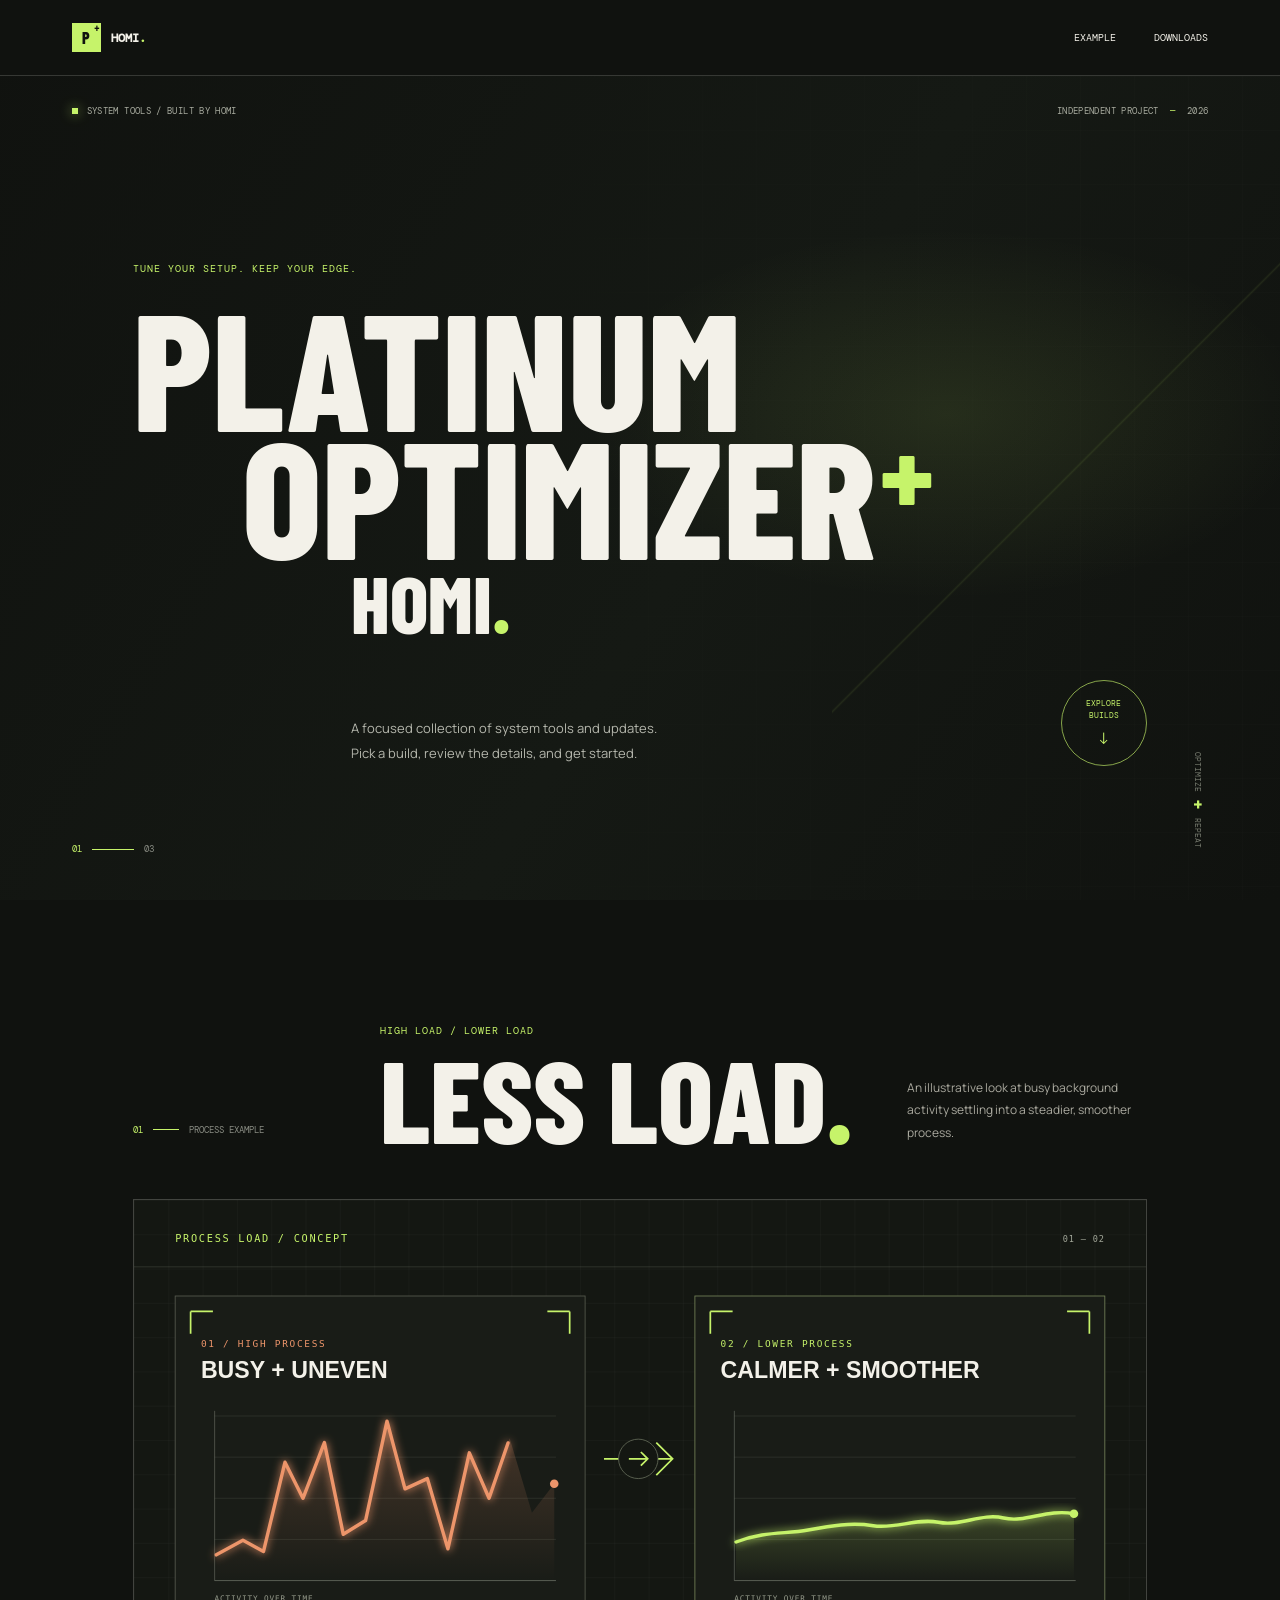
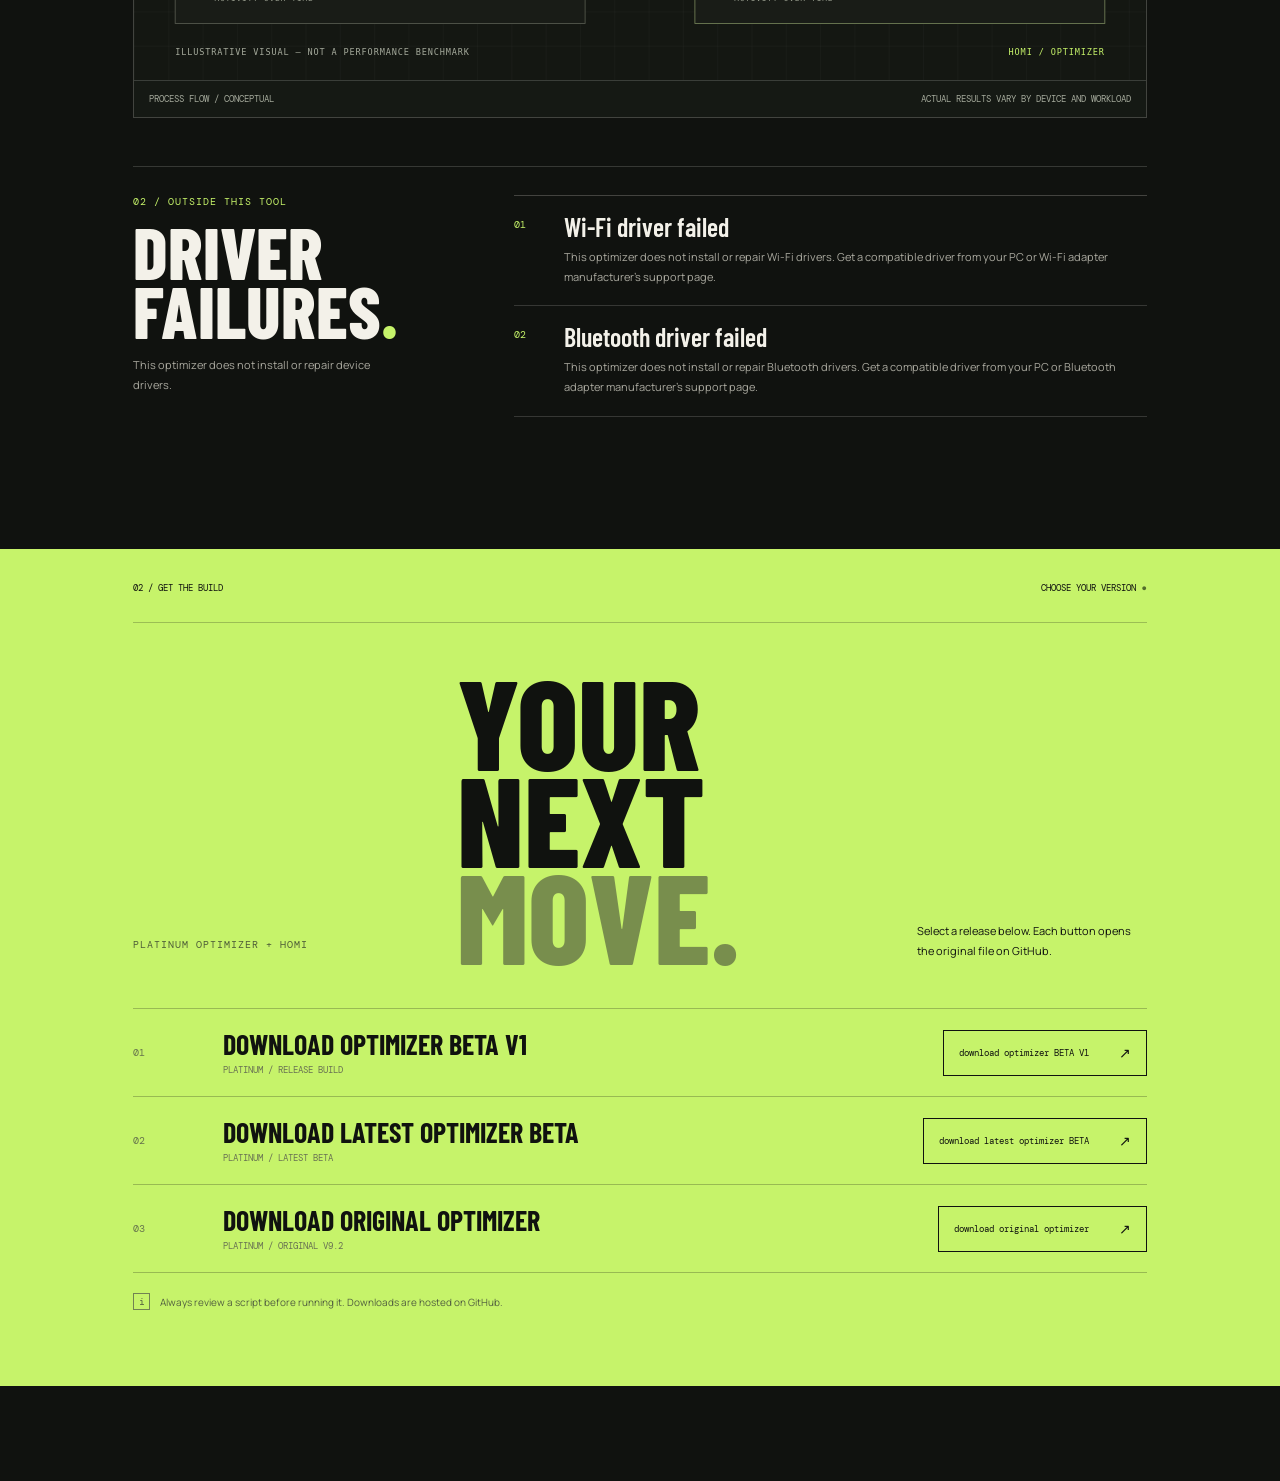
<file: infinityfree/index.html>
<!doctype html>
<html lang="en">
<head>
  <meta charset="utf-8">
  <meta name="viewport" content="width=device-width, initial-scale=1">
  <meta name="theme-color" content="#10120f">
  <meta name="description" content="Platinum Optimizer + Homi. Tools and downloads.">
  <title>Platinum Optimizer + Homi</title>
  <link rel="preconnect" href="https://fonts.googleapis.com">
  <link rel="preconnect" href="https://fonts.gstatic.com" crossorigin>
  <link href="https://fonts.googleapis.com/css2?family=Barlow+Condensed:wght@500;600;700;800;900&family=DM+Mono:wght@400;500&family=Manrope:wght@400;500;600;700;800&display=swap" rel="stylesheet">
  <link rel="stylesheet" href="styles.css">
  <script src="app.js" defer></script>
</head>
<body>
  <div class="cursor-tracker" id="cursor-tracker" aria-hidden="true"><span></span></div>
  <div class="site-shell">
    <header class="topbar">
      <a class="wordmark" href="#top" aria-label="Platinum Optimizer home"><span class="wordmark-mark">P<span>+</span></span><span>HOMI<span class="wordmark-dot">.</span></span></a>
      <nav class="navigation" aria-label="Main navigation">
        <a href="#example">Example</a>
        <a href="#downloads">Downloads</a>
      </nav>
      <button class="mobile-menu" id="mobile-menu" type="button" aria-label="Open menu" aria-expanded="false"><span></span><span></span></button>
    </header>

    <main id="top">
      <section class="hero" aria-labelledby="hero-title">
        <div class="hero-grid" aria-hidden="true"></div>
        <div class="hero-meta"><span class="live-dot"></span><span>SYSTEM TOOLS / BUILT BY HOMI</span><span class="meta-right">INDEPENDENT PROJECT <span>—</span> 2026</span></div>
        <div class="hero-content">
          <p class="hero-overline">TUNE YOUR SETUP. KEEP YOUR EDGE.</p>
          <h1 id="hero-title"><span>PLATINUM</span><span class="title-second">OPTIMIZER<span class="plus-mark">+</span></span><span class="title-last">HOMI<span class="title-period">.</span></span></h1>
          <div class="hero-bottom">
            <p>A focused collection of system tools and updates.<br>Pick a build, review the details, and get started.</p>
            <a class="round-link" href="#downloads" aria-label="Explore downloads"><span>EXPLORE<br>BUILDS</span><b aria-hidden="true">↓</b></a>
          </div>
        </div>
        <div class="hero-index"><span>01</span><span class="index-line"></span><span>03</span></div>
        <div class="hero-stamp" aria-hidden="true"><span>OPTIMIZE</span><b>+</b><span>REPEAT</span></div>
      </section>

      <section class="process-example section-wrap" id="example" aria-labelledby="example-title">
        <div class="section-heading reveal-target">
          <div class="section-index"><span>01</span><span class="index-line"></span><span>PROCESS EXAMPLE</span></div>
          <div class="heading-layout"><p class="micro-label">HIGH LOAD / LOWER LOAD</p><h2 id="example-title">LESS LOAD<span class="lime">.</span></h2></div>
          <p class="section-intro">An illustrative look at busy background activity settling into a steadier, smoother process.</p>
        </div>
        <figure class="process-figure reveal-target">
          <img class="process-graphic" src="process-flow.svg" alt="Illustrative comparison of high, uneven process activity with a lower, smoother trace." width="1180" height="560">
          <figcaption><span>PROCESS FLOW / CONCEPTUAL</span><span>ACTUAL RESULTS VARY BY DEVICE AND WORKLOAD</span></figcaption>
        </figure>
        <div class="driver-examples">
          <div class="driver-examples-heading reveal-target">
            <p class="micro-label">02 / OUTSIDE THIS TOOL</p>
            <h3>DRIVER<br>FAILURES<span class="lime">.</span></h3>
            <p>This optimizer does not install or repair device drivers.</p>
          </div>
          <div class="driver-example-list" id="driver-example-list" aria-label="Driver issues this optimizer does not fix"></div>
        </div>
      </section>

      <section class="downloads" id="downloads" aria-labelledby="downloads-title">
        <div class="download-topline reveal-target"><span>02 / GET THE BUILD</span><span>CHOOSE YOUR VERSION <span class="lime">●</span></span></div>
        <div class="download-intro reveal-target"><p class="micro-label">PLATINUM OPTIMIZER + HOMI</p><h2 id="downloads-title">YOUR NEXT<br><span>MOVE.</span></h2><p>Select a release below. Each button opens the original file on GitHub.</p></div>
        <div class="download-list" id="download-list"></div>
        <p class="download-note reveal-target"><span class="note-mark">i</span> Always review a script before running it. Downloads are hosted on GitHub.</p>
      </section>

      <footer class="footer reveal-target">
        <a class="wordmark footer-brand" href="#top"><span class="wordmark-mark">P<span>+</span></span><span>HOMI<span class="wordmark-dot">.</span></span></a>
        <p>INDEPENDENTLY BUILT. SHARED WITH CARE.</p>
        <a class="back-top" href="#top">BACK TO TOP <span aria-hidden="true">↑</span></a>
      </footer>
    </main>
  </div>
</body>
</html>
</file>
<file: infinityfree/styles.css>
:root{color-scheme:dark;--ink:#10120f;--surface:#151914;--paper:#f3f1e9;--lime:#c6f36a;--muted:#898c83;--rule:rgba(243,241,233,.17);--mono:'DM Mono',monospace;--display:'Barlow Condensed',Impact,sans-serif;--body:'Manrope',sans-serif}
*{box-sizing:border-box}html{scroll-behavior:smooth;scroll-padding-top:86px}body{margin:0;background:var(--ink);color:var(--paper);font-family:var(--body);font-size:14px;-webkit-font-smoothing:antialiased}button,input,textarea{font:inherit}button,a{-webkit-tap-highlight-color:transparent}a{color:inherit;text-decoration:none}button{color:inherit}.site-shell{overflow:hidden}.topbar{height:76px;padding:0 clamp(22px,5.6vw,84px);display:flex;align-items:center;justify-content:space-between;border-bottom:1px solid var(--rule);position:absolute;z-index:4;inset:0 0 auto;background:rgba(16,18,15,.82);backdrop-filter:blur(12px)}.wordmark{display:inline-flex;align-items:center;gap:10px;font:700 12px var(--mono);letter-spacing:0}.wordmark-mark{width:29px;height:29px;display:grid;place-items:center;background:var(--lime);color:var(--ink);font:800 16px var(--display);position:relative}.wordmark-mark span{position:absolute;font:700 9px var(--mono);right:2px;top:0}.wordmark-dot,.lime{color:var(--lime)}.navigation{display:flex;align-items:center;gap:clamp(18px,3vw,44px);font:10px var(--mono);text-transform:uppercase}.navigation>a,.nav-button{transition:color .2s}.navigation>a:hover,.nav-button:hover{color:var(--lime)}.nav-button{border:0;background:transparent;padding:10px 0;text-transform:uppercase;font:inherit;cursor:pointer}.nav-button-light{background:var(--lime);color:var(--ink);padding:13px 16px;transition:background .2s}.nav-button-light:hover{background:#d7ff8d;color:var(--ink)}.nav-button-light span{padding-left:12px;font-size:15px}.mobile-menu{display:none}
.hero{min-height:740px;height:min(900px,100svh);max-height:1000px;position:relative;isolation:isolate;padding:142px clamp(22px,10.4vw,160px) 60px;display:flex;flex-direction:column;justify-content:center;background:radial-gradient(ellipse at 74% 46%,rgba(155,189,82,.12),transparent 27%),linear-gradient(122deg,#10120f 0%,#151914 56%,#10120f 100%)}.hero:before{content:"";position:absolute;inset:76px 0 0;z-index:-1;opacity:.2;background-image:linear-gradient(rgba(232,239,213,.06) 1px,transparent 1px),linear-gradient(90deg,rgba(232,239,213,.06) 1px,transparent 1px);background-size:54px 54px;mask-image:linear-gradient(90deg,transparent 12%,#000 100%)}.hero-grid{position:absolute;right:0;top:76px;width:35%;height:calc(100% - 76px);background:linear-gradient(135deg,transparent 49.8%,rgba(198,243,106,.35) 50%,transparent 50.2%);opacity:.24;pointer-events:none}.hero-meta{position:absolute;top:105px;left:clamp(22px,5.6vw,84px);right:clamp(22px,5.6vw,84px);display:flex;align-items:center;gap:9px;color:#a8ab9f;font:9px var(--mono);letter-spacing:.04em}.live-dot{width:6px;height:6px;background:var(--lime);display:inline-block;box-shadow:0 0 12px rgba(198,243,106,.65)}.meta-right{margin-left:auto}.meta-right span{color:var(--lime);padding:0 6px}.hero-content{position:relative;z-index:1;max-width:1050px;margin:36px auto 0;width:100%}.hero-overline,.micro-label{font:10px var(--mono);color:var(--lime);letter-spacing:.1em}.hero h1{font:800 clamp(78px,13vw,190px)/.77 var(--display);letter-spacing:0;margin:27px 0 30px;display:flex;flex-direction:column;align-items:flex-start}.hero h1>span{animation:rise .9s cubic-bezier(.2,.8,.2,1) both}.hero h1>span:nth-child(2){animation-delay:.12s}.hero h1>span:nth-child(3){animation-delay:.24s}.title-second{margin-left:8.5vw}.title-last{font-size:.48em;line-height:1.08;margin-left:17vw}.plus-mark{color:var(--lime);font-size:.74em;vertical-align:top;display:inline-block;transform:translate(4px,-.06em)}.title-period{color:var(--lime)}.hero-bottom{display:flex;justify-content:space-between;align-items:flex-end;margin-top:35px;padding-left:17vw}.hero-bottom p{font-size:13px;line-height:1.9;color:#b5b7ad;margin:0}.round-link{width:86px;height:86px;border:1px solid rgba(198,243,106,.65);border-radius:50%;display:flex;flex-direction:column;align-items:center;justify-content:center;gap:5px;color:var(--lime);font:8px/1.5 var(--mono);text-align:center;transition:background .2s,color .2s,transform .2s}.round-link b{font:16px var(--body)}.round-link:hover{background:var(--lime);color:var(--ink);transform:translateY(-3px)}.hero-index{position:absolute;left:clamp(22px,5.6vw,84px);bottom:45px;display:flex;align-items:center;gap:10px;color:var(--muted);font:9px var(--mono)}.hero-index span:first-child{color:var(--lime)}.index-line{height:1px;width:42px;background:var(--lime);display:inline-block}.hero-stamp{position:absolute;right:clamp(22px,5.6vw,84px);bottom:52px;display:flex;align-items:center;gap:8px;color:#74786c;font:8px var(--mono);writing-mode:vertical-rl}.hero-stamp b{color:var(--lime);font-size:16px}
.section-wrap{padding:140px clamp(22px,10.4vw,160px) 156px}.section-heading{display:grid;grid-template-columns:.7fr 1.5fr .8fr;gap:20px;align-items:end;margin-bottom:51px}.section-index{display:flex;align-items:center;gap:10px;color:var(--muted);font:9px var(--mono);padding-bottom:12px}.section-index span:first-child{color:var(--lime)}.section-index .index-line{width:26px}.heading-layout .micro-label{margin:0 0 13px}.section-heading h2{font:800 clamp(60px,9vw,120px)/.85 var(--display);margin:0}.section-intro{font-size:12px;line-height:1.9;color:#aaa99f;max-width:240px;margin:0 0 3px auto}.gallery{display:grid;grid-template-columns:repeat(4,minmax(0,1fr));gap:13px}.gallery-item{min-width:0;position:relative;overflow:hidden;border:1px solid rgba(243,241,233,.18);background:#1b1e18;animation:rise .7s both}.gallery-item:nth-child(2){animation-delay:.08s}.gallery-item:nth-child(3){animation-delay:.16s}.gallery-item:nth-child(4){animation-delay:.24s}.gallery-image{aspect-ratio:4/4.7;display:block;width:100%;object-fit:cover;filter:saturate(.72) brightness(.79);transition:transform .6s cubic-bezier(.2,.7,.2,1),filter .35s}.gallery-item:hover .gallery-image{transform:scale(1.045);filter:saturate(1) brightness(.95)}.gallery-item:after{content:"";position:absolute;inset:40% 0 0;background:linear-gradient(transparent,rgba(12,14,12,.93));pointer-events:none}.gallery-caption{position:absolute;z-index:1;left:15px;right:15px;bottom:14px}.gallery-count{font:9px var(--mono);color:var(--lime)}.gallery-caption h3{font:600 25px/.95 var(--display);margin:8px 0 4px}.gallery-caption p{font-size:10px;line-height:1.55;color:#c8c9bf;margin:0}
.downloads{padding:33px clamp(22px,10.4vw,160px) 76px;background:var(--lime);color:var(--ink)}.download-topline{display:flex;justify-content:space-between;padding:0 0 28px;border-bottom:1px solid rgba(16,18,15,.23);font:9px var(--mono)}.download-topline .lime{color:#526c2c}.download-intro{display:grid;grid-template-columns:1fr 1.2fr 1fr;align-items:end;gap:20px;padding:49px 0 45px}.download-intro .micro-label{color:#4e5d38;margin:0 0 12px}.download-intro h2{font:800 clamp(65px,10vw,130px)/.76 var(--display);margin:0}.download-intro h2 span{color:#788e4d}.download-intro>p:last-child{max-width:230px;font-size:11px;line-height:1.8;margin:0 0 3px auto}.download-list{border-top:1px solid rgba(16,18,15,.25)}.download-row{min-height:88px;border-bottom:1px solid rgba(16,18,15,.25);display:grid;grid-template-columns:70px 1fr auto;gap:20px;align-items:center;transition:padding .2s}.download-row:hover{padding-left:9px}.download-number{font:10px var(--mono);color:#66734d}.download-name{font:700 clamp(18px,2.6vw,28px)/1.05 var(--display);text-transform:uppercase}.download-version{font:9px var(--mono);color:#697253;margin-top:5px}.download-button{display:inline-flex;align-items:center;gap:30px;padding:13px 15px;border:1px solid var(--ink);font:9px var(--mono);white-space:nowrap;transition:background .2s,color .2s}.download-button span:last-child{font-size:14px}.download-button:hover{background:var(--ink);color:var(--lime)}.download-note{display:flex;align-items:center;gap:10px;margin:20px 0 0;color:#536040;font-size:10px}.note-mark{width:17px;height:17px;border:1px solid #718252;display:grid;place-items:center;font:10px var(--mono)}.footer{min-height:95px;padding:24px clamp(22px,5.6vw,84px);display:flex;align-items:center;justify-content:space-between;border-top:1px solid var(--rule)}.footer p,.back-top{font:9px var(--mono);color:var(--muted)}.back-top span{color:var(--lime);padding-left:8px}
.auth-dialog{width:min(440px,calc(100% - 32px));border:1px solid rgba(198,243,106,.4);padding:38px;background:#151813;color:var(--paper);box-shadow:0 25px 100px rgba(0,0,0,.6)}.auth-dialog::backdrop{background:rgba(5,7,5,.76);backdrop-filter:blur(5px)}.dialog-close{position:absolute;right:17px;top:12px;background:none;border:0;font-size:26px;color:#b7b9b0;cursor:pointer}.dialog-mark{width:38px;height:38px;margin-bottom:25px;background:var(--lime);color:var(--ink);display:grid;place-items:center;font:800 19px var(--display);position:relative}.dialog-mark span{position:absolute;right:3px;top:1px;font:700 9px var(--mono)}.auth-dialog .micro-label{margin:0 0 12px}.auth-dialog h2{font:800 49px/.84 var(--display);margin:0 0 24px}.auth-tabs{display:grid;grid-template-columns:1fr 1fr;border-bottom:1px solid var(--rule);margin-bottom:22px}.auth-tab{background:transparent;border:0;border-bottom:2px solid transparent;text-align:left;padding:11px 0;color:var(--muted);font:10px var(--mono);text-transform:uppercase;cursor:pointer}.auth-tab.active{border-color:var(--lime);color:var(--paper)}.auth-form label{display:block;color:#b6b8ae;font:9px var(--mono);text-transform:uppercase;margin:15px 0}.auth-form input,.field-input,.field-area{display:block;width:100%;margin-top:8px;padding:12px;background:#0f110e;border:1px solid #41443a;color:var(--paper);outline:none;font:12px var(--body);border-radius:0}.auth-form input:focus,.field-input:focus,.field-area:focus{border-color:var(--lime)}.form-error{min-height:16px;color:#ff9d84;font:10px var(--mono)}.submit-button{width:100%;border:0;padding:15px;background:var(--lime);color:var(--ink);display:flex;align-items:center;justify-content:space-between;font:500 10px var(--mono);cursor:pointer}.submit-button:hover{background:#d7ff8d}.submit-button:disabled{opacity:.6;cursor:wait}.auth-footnote{font-size:10px;color:var(--muted);line-height:1.7;margin:17px 0 0}.toast{position:fixed;z-index:20;bottom:20px;left:50%;transform:translate(-50%,20px);padding:12px 16px;background:var(--paper);color:var(--ink);font:10px var(--mono);opacity:0;pointer-events:none;transition:opacity .2s,transform .2s}.toast.visible{opacity:1;transform:translate(-50%,0)}
.dashboard{min-height:100vh;background:#141612}.dashboard[hidden]{display:none}.dashboard-bar{height:70px;border-bottom:1px solid var(--rule);display:flex;align-items:center;justify-content:space-between;padding:0 clamp(20px,5vw,70px)}.dashboard-user{display:flex;align-items:center;gap:9px;font:10px var(--mono)}.dashboard-user button,.back-link{background:transparent;border:0;color:#b8bbb0;font:9px var(--mono);cursor:pointer}.dashboard-user button{border-left:1px solid var(--rule);margin-left:8px;padding:8px 0 8px 16px}.dashboard-main{max-width:1020px;padding:50px 24px 90px;margin:0 auto}.back-link{padding:0;color:var(--lime)}.dashboard-heading{display:flex;align-items:end;justify-content:space-between;margin-top:38px}.dashboard-heading .micro-label{margin:0 0 12px}.dashboard-heading h1{font:800 clamp(55px,8vw,90px)/.85 var(--display);margin:0}.owner-badge{border:1px solid rgba(198,243,106,.5);padding:8px 10px;color:var(--lime);font:9px var(--mono)}.dashboard-copy{font-size:12px;color:#aeb0a5;margin:18px 0 38px}.content-form{border-top:1px solid var(--rule)}.editor-group{padding:24px 0;border-bottom:1px solid var(--rule)}.editor-group h2{font:600 27px var(--display);margin:0 0 18px}.editor-grid{display:grid;grid-template-columns:repeat(2,minmax(0,1fr));gap:14px 18px}.editor-field{min-width:0}.editor-field label{display:block;color:#aeb0a5;font:9px var(--mono);text-transform:uppercase}.field-input,.field-area{font-size:11px}.field-area{resize:vertical;min-height:75px;line-height:1.6}.save-row{display:flex;align-items:center;gap:20px;justify-content:flex-end;padding-top:25px}.save-row .submit-button{width:auto;min-width:200px}.form-message{margin:0 auto 0 0;font:10px var(--mono);color:var(--lime);min-height:14px}
@keyframes rise{from{opacity:0;transform:translateY(24px)}to{opacity:1;transform:translateY(0)}}
@media(max-width:800px){.hero{min-height:680px;height:88svh;padding-left:8vw;padding-right:8vw}.hero h1{font-size:clamp(76px,15vw,130px)}.hero-meta{left:22px;right:22px}.hero-index{left:22px}.hero-stamp{right:22px}.section-wrap{padding:105px 7vw 115px}.section-heading{grid-template-columns:1fr 2fr;row-gap:23px}.section-intro{grid-column:2;max-width:280px;margin:0}.gallery{grid-template-columns:repeat(2,minmax(0,1fr));gap:12px}.gallery-image{aspect-ratio:1/1.08}.downloads{padding-left:7vw;padding-right:7vw}.download-intro{grid-template-columns:1fr 1.3fr;row-gap:20px}.download-intro>p:last-child{grid-column:2;max-width:unset;margin:0}.navigation{gap:16px}.navigation>a{display:none}}
@media(max-width:520px){.topbar{height:66px;padding:0 18px}.navigation{gap:11px}.navigation .nav-button{font-size:8px}.nav-button-light{padding:11px 9px}.nav-button-light span{padding-left:4px}.hero{min-height:670px;height:90svh;padding:116px 21px 62px}.hero:before{inset-top:66px;background-size:38px 38px}.hero-meta{top:88px;left:21px;right:21px;font-size:7px}.meta-right{font-size:7px}.hero h1{font-size:clamp(68px,17vw,95px);margin-top:30px;line-height:.83}.title-second{margin-left:5vw}.title-last{margin-left:12vw}.hero-overline{font-size:8px}.hero-bottom{padding-left:12vw;margin-top:31px}.hero-bottom p{font-size:10px}.round-link{width:70px;height:70px;font-size:7px}.hero-index{bottom:25px}.hero-stamp{bottom:30px}.section-wrap{padding:78px 20px 88px}.section-heading{grid-template-columns:1fr;gap:15px;margin-bottom:28px}.section-index{padding:0}.heading-layout{grid-column:1}.section-heading h2{font-size:75px}.section-intro{grid-column:1;margin:0;font-size:11px}.gallery{gap:8px}.gallery-caption{left:10px;right:9px;bottom:10px}.gallery-caption h3{font-size:21px}.gallery-caption p{font-size:8px}.gallery-count{font-size:8px}.downloads{padding:25px 20px 45px}.download-topline{font-size:7px;padding-bottom:20px}.download-intro{display:block;padding:36px 0 30px}.download-intro h2{font-size:80px;margin-bottom:18px}.download-intro>p:last-child{font-size:10px}.download-row{grid-template-columns:32px 1fr;gap:7px;position:relative;padding:14px 0 68px;min-height:112px}.download-row:hover{padding-left:0}.download-name{font-size:22px}.download-button{position:absolute;bottom:12px;left:39px;padding:10px 11px;gap:19px;font-size:8px}.download-note{align-items:flex-start;font-size:9px;line-height:1.7}.footer{min-height:110px;padding:20px;display:grid;grid-template-columns:1fr auto;gap:13px}.footer p{grid-column:1/-1;grid-row:2;margin:0;font-size:7px}.back-top{font-size:8px}.auth-dialog{padding:30px 24px}.dashboard-main{padding:34px 18px 70px}.dashboard-heading{align-items:flex-start;gap:10px;flex-direction:column}.dashboard-heading h1{font-size:64px}.dashboard-copy{font-size:11px;line-height:1.7}.editor-grid{grid-template-columns:1fr}.dashboard-user{font-size:8px}.dashboard-bar{padding:0 17px}}
@media(max-width:520px){.mobile-menu{display:flex;width:34px;height:34px;border:1px solid var(--rule);background:transparent;flex-direction:column;align-items:center;justify-content:center;gap:5px;cursor:pointer}.mobile-menu span{width:13px;height:1px;background:var(--paper)}.navigation{display:none;position:absolute;top:65px;left:0;right:0;padding:15px 20px 19px;background:var(--ink);border-bottom:1px solid var(--rule);flex-direction:column;align-items:stretch;gap:7px}.navigation.menu-open{display:flex}.navigation>a{display:block;padding:10px 0}.navigation .nav-button{text-align:left;padding:12px 0}.navigation .nav-button-light{padding:13px 12px}.hero-bottom p{white-space:pre-line}}
@media(prefers-reduced-motion:reduce){*,*::before,*::after{scroll-behavior:auto!important;animation-duration:.01ms!important;animation-iteration-count:1!important;transition-duration:.01ms!important}}
.process-example{padding-top:124px;padding-bottom:132px}.process-figure{margin:30px 0 0;border:1px solid rgba(243,241,233,.2);background:#141712;animation:rise .8s both}.process-graphic{display:block;width:100%;height:auto}.process-figure figcaption{display:flex;justify-content:space-between;gap:15px;padding:12px 15px;border-top:1px solid var(--rule);color:#a4a99b;font:9px var(--mono)}
@media(max-width:800px){.process-example{padding:100px 7vw 110px}}
@media(max-width:520px){.process-example{padding:78px 20px 86px}.process-figure{margin-top:23px}.process-figure figcaption{flex-direction:column;gap:6px;font-size:8px}}
.driver-examples{display:grid;grid-template-columns:minmax(220px,.65fr) minmax(0,1.35fr);gap:clamp(25px,6vw,90px);margin-top:48px;padding-top:28px;border-top:1px solid var(--rule)}.driver-examples-heading .micro-label{margin:0 0 14px}.driver-examples-heading h3{font:800 clamp(42px,6vw,72px)/.82 var(--display);margin:0}.driver-examples-heading>p:last-child{max-width:270px;color:#aaa99f;font-size:11px;line-height:1.8;margin:15px 0 0}.driver-example-list{border-top:1px solid rgba(243,241,233,.22)}.driver-example{display:grid;grid-template-columns:36px minmax(0,1fr);gap:14px;padding:19px 0;border-bottom:1px solid var(--rule)}.driver-example-number{padding-top:3px;color:var(--lime);font:10px var(--mono)}.driver-example h4{margin:0 0 7px;font:600 26px/.95 var(--display)}.driver-example p{max-width:560px;margin:0;color:#aaa99f;font-size:11px;line-height:1.8}
@media(max-width:520px){.driver-examples{grid-template-columns:1fr;gap:22px;margin-top:32px;padding-top:20px}.driver-examples-heading h3{font-size:54px}.driver-example{gap:9px}.driver-example h4{font-size:23px}}
.cursor-tracker{position:fixed;z-index:15;top:0;left:0;width:34px;height:34px;opacity:0;visibility:hidden;pointer-events:none;background:linear-gradient(var(--lime),var(--lime)) left top/9px 1px,linear-gradient(var(--lime),var(--lime)) left top/1px 9px,linear-gradient(var(--lime),var(--lime)) right top/9px 1px,linear-gradient(var(--lime),var(--lime)) right top/1px 9px,linear-gradient(var(--lime),var(--lime)) left bottom/9px 1px,linear-gradient(var(--lime),var(--lime)) left bottom/1px 9px,linear-gradient(var(--lime),var(--lime)) right bottom/9px 1px,linear-gradient(var(--lime),var(--lime)) right bottom/1px 9px;background-repeat:no-repeat;transform:translate3d(var(--cursor-x,0px),var(--cursor-y,0px),0) translate(-50%,-50%);transition:transform .09s cubic-bezier(.2,.7,.2,1),opacity .18s,width .2s,height .2s,background .2s}.cursor-tracker:after{content:"";position:absolute;left:50%;top:50%;width:3px;height:3px;background:var(--paper);transform:translate(-50%,-50%)}.cursor-tracker.visible{opacity:.82;visibility:visible}.cursor-tracker.over-control{width:42px;height:42px;opacity:1}.cursor-tracker.pressed{opacity:.55}.reveal-target{opacity:0;transform:translateY(18px);transition:opacity .72s cubic-bezier(.2,.7,.2,1),transform .72s cubic-bezier(.2,.7,.2,1);transition-delay:var(--reveal-delay,0ms)}.reveal-target.reveal-visible{opacity:1;transform:translateY(0)}.process-figure.reveal-target{animation:none}.download-row.reveal-target:hover{transform:translateX(6px)}
@media(any-pointer:coarse){.cursor-tracker{display:none}}
@media(prefers-reduced-motion:reduce){.cursor-tracker{display:none}.reveal-target{opacity:1;transform:none;transition:none}}
.topbar{background:var(--ink)}.hero{background:radial-gradient(ellipse at 74% 46%,color-mix(in srgb,var(--lime) 10%,transparent),transparent 27%),linear-gradient(122deg,var(--ink) 0%,var(--surface) 56%,var(--ink) 100%)}.auth-dialog,.dashboard,.process-figure{background:var(--surface)}.content-form input[type=color]{height:44px;padding:4px;max-width:112px;cursor:pointer}
body[data-ui-style="minimal"] .hero:before{opacity:.045}body[data-ui-style="minimal"] .hero-grid,body[data-ui-style="minimal"] .hero-stamp{display:none}body[data-ui-style="minimal"] .round-link{border-radius:0}body[data-ui-style="minimal"] .gallery-item{border-radius:0}
body[data-ui-style="terminal"] .hero:before{opacity:.48;background-size:30px 30px}body[data-ui-style="terminal"] .hero h1{font-family:var(--mono);font-size:clamp(42px,7.5vw,112px);font-weight:500;line-height:.95}body[data-ui-style="terminal"] .section-heading h2,body[data-ui-style="terminal"] .download-intro h2,body[data-ui-style="terminal"] .driver-examples-heading h3,body[data-ui-style="terminal"] .dashboard-heading h1{font-family:var(--mono);font-size:clamp(20px,4vw,54px);font-weight:500;line-height:1.12}
@media(max-width:520px){body[data-ui-style="terminal"] .hero h1{font-size:clamp(25px,8vw,35px)}}
@keyframes website-drop{from{opacity:0;transform:translateY(-12px)}to{opacity:1;transform:translateY(0)}}@keyframes website-rise{from{opacity:0;transform:translateY(18px)}to{opacity:1;transform:translateY(0)}}@keyframes website-fade{from{opacity:0}to{opacity:1}}
.topbar{animation:website-drop .65s cubic-bezier(.2,.7,.2,1) both}.hero-meta{animation:website-fade .7s .08s both}.hero-overline{animation:website-rise .7s .16s both}.hero-bottom{animation:website-rise .7s .48s both}.hero-index{animation:website-fade .6s .7s both}.hero-stamp{animation:website-fade .8s .55s both}.hero-grid{transform:translate3d(var(--hero-drift-x,0px),var(--hero-drift-y,0px),0);transition:transform .35s cubic-bezier(.2,.7,.2,1)}.hero-content{transform:translate3d(var(--hero-content-shift-x,0px),var(--hero-content-shift-y,0px),0);transition:transform .4s cubic-bezier(.2,.7,.2,1)}
@media(prefers-reduced-motion:reduce){.topbar,.hero-meta,.hero-overline,.hero-bottom,.hero-index,.hero-stamp{animation:none}.hero-grid,.hero-content{transform:none;transition:none}}
</file>
